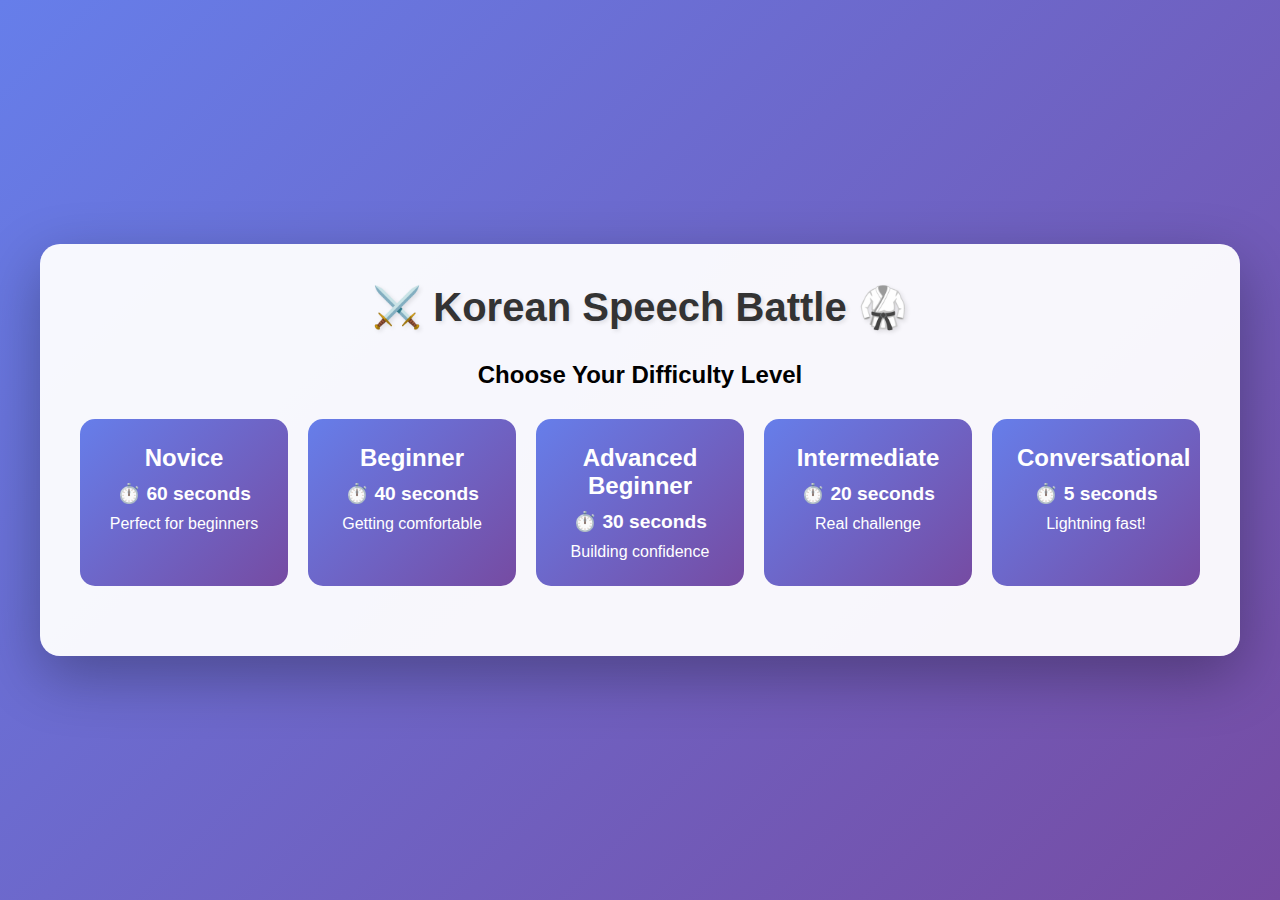
<file: index.html>
<!DOCTYPE html>
<html lang="en">
<head>
    <meta charset="UTF-8">
    <meta name="viewport" content="width=device-width, initial-scale=1.0">
    <title>Korean Speech Battle Game</title>
    <style>
        * {
            margin: 0;
            padding: 0;
            box-sizing: border-box;
        }

        body {
            font-family: 'Segoe UI', Tahoma, Geneva, Verdana, sans-serif;
            background: linear-gradient(135deg, #667eea 0%, #764ba2 100%);
            min-height: 100vh;
            display: flex;
            justify-content: center;
            align-items: center;
            padding: 20px;
        }

        .game-container {
            background: rgba(255, 255, 255, 0.95);
            border-radius: 20px;
            padding: 40px;
            max-width: 1200px;
            width: 100%;
            box-shadow: 0 20px 60px rgba(0, 0, 0, 0.3);
        }

        h1 {
            text-align: center;
            color: #333;
            margin-bottom: 30px;
            font-size: 2.5em;
            text-shadow: 2px 2px 4px rgba(0, 0, 0, 0.1);
        }

        .screen {
            display: none;
            animation: fadeIn 0.5s ease-in;
        }

        .screen.active {
            display: block;
        }

        @keyframes fadeIn {
            from { opacity: 0; transform: translateY(20px); }
            to { opacity: 1; transform: translateY(0); }
        }

        /* Main Menu Styles */
        .level-selection {
            display: grid;
            grid-template-columns: repeat(auto-fit, minmax(200px, 1fr));
            gap: 20px;
            margin: 30px 0;
        }

        .level-card {
            background: linear-gradient(135deg, #667eea 0%, #764ba2 100%);
            color: white;
            padding: 25px;
            border-radius: 15px;
            cursor: pointer;
            transition: all 0.3s ease;
            text-align: center;
            position: relative;
            overflow: hidden;
        }

        .level-card::before {
            content: '';
            position: absolute;
            top: 0;
            left: 0;
            width: 100%;
            height: 100%;
            background: rgba(255, 255, 255, 0.1);
            transform: translateX(-100%);
            transition: transform 0.3s ease;
        }

        .level-card:hover::before {
            transform: translateX(0);
        }

        .level-card:hover {
            transform: translateY(-5px);
            box-shadow: 0 10px 30px rgba(0, 0, 0, 0.3);
        }

        .level-card h3 {
            font-size: 1.5em;
            margin-bottom: 10px;
        }

        .level-card .time-limit {
            font-size: 1.2em;
            margin: 10px 0;
            font-weight: bold;
        }

        /* Dojo Practice Styles */
        .phrase-list {
            margin: 30px 0;
        }

        .phrase-card {
            background: #f8f9fa;
            border-left: 5px solid #667eea;
            padding: 20px;
            margin: 15px 0;
            border-radius: 10px;
            transition: all 0.3s ease;
        }

        .phrase-card:hover {
            transform: translateX(10px);
            box-shadow: 0 5px 15px rgba(0, 0, 0, 0.1);
        }

        .korean-text {
            font-size: 2em;
            color: #333;
            margin-bottom: 10px;
            font-weight: bold;
        }

        .romanization {
            font-size: 1.2em;
            color: #666;
            font-style: italic;
            margin: 5px 0;
        }

        .english-translation {
            font-size: 1.1em;
            color: #555;
            margin: 5px 0;
        }

        .keywords {
            color: #999;
            font-size: 0.9em;
            margin-top: 10px;
        }

        /* Battle Screen Styles */
        .battle-arena {
            display: grid;
            grid-template-columns: 1fr 2fr 1fr;
            gap: 30px;
            margin: 30px 0;
            align-items: center;
        }

        .character {
            text-align: center;
            padding: 20px;
            background: #f8f9fa;
            border-radius: 15px;
            position: relative;
        }

        .character.player {
            background: linear-gradient(135deg, #4CAF50 0%, #45a049 100%);
            color: white;
        }

        .character.enemy {
            background: linear-gradient(135deg, #f44336 0%, #da190b 100%);
            color: white;
        }

        .character-sprite {
            width: 100px;
            height: 100px;
            margin: 0 auto 10px;
            background-size: contain;
            background-repeat: no-repeat;
            background-position: center;
            animation: idle 1s infinite alternate;
        }

        @keyframes idle {
            from { transform: translateY(0); }
            to { transform: translateY(-5px); }
        }

        .target-phrase {
            text-align: center;
            padding: 30px;
            background: white;
            border-radius: 15px;
            box-shadow: 0 10px 30px rgba(0, 0, 0, 0.1);
        }

        .timer-bar {
            width: 100%;
            height: 30px;
            background: #e0e0e0;
            border-radius: 15px;
            overflow: hidden;
            margin: 20px 0;
            position: relative;
        }

        .timer-fill {
            height: 100%;
            background: linear-gradient(90deg, #4CAF50, #FFC107, #f44336);
            transition: width 1s linear;
            border-radius: 15px;
        }

        /* Speech Recognition Styles */
        .speech-controls {
            text-align: center;
            margin: 30px 0;
            padding: 30px;
            background: #f8f9fa;
            border-radius: 15px;
        }

        .speech-button {
            background: linear-gradient(135deg, #f44336 0%, #da190b 100%);
            color: white;
            border: none;
            padding: 20px 40px;
            font-size: 1.2em;
            border-radius: 50px;
            cursor: pointer;
            transition: all 0.3s ease;
            position: relative;
            overflow: hidden;
        }

        .speech-button::before {
            content: '';
            position: absolute;
            top: 50%;
            left: 50%;
            width: 0;
            height: 0;
            border-radius: 50%;
            background: rgba(255, 255, 255, 0.3);
            transform: translate(-50%, -50%);
            transition: width 0.6s, height 0.6s;
        }

        .speech-button:hover::before {
            width: 300px;
            height: 300px;
        }

        .speech-button:hover {
            transform: translateY(-3px);
            box-shadow: 0 10px 30px rgba(0, 0, 0, 0.3);
        }

        .speech-button:disabled {
            background: #ccc;
            cursor: not-allowed;
        }

        .speech-button.listening {
            background: linear-gradient(135deg, #FFC107 0%, #FF9800 100%);
            animation: pulse 1s infinite;
        }

        @keyframes pulse {
            0% { box-shadow: 0 0 0 0 rgba(255, 193, 7, 0.7); }
            70% { box-shadow: 0 0 0 20px rgba(255, 193, 7, 0); }
            100% { box-shadow: 0 0 0 0 rgba(255, 193, 7, 0); }
        }

        .speech-result {
            margin: 20px 0;
            padding: 15px;
            background: white;
            border-radius: 10px;
            border: 2px solid #e0e0e0;
            min-height: 60px;
            display: flex;
            align-items: center;
            justify-content: center;
            font-size: 1.1em;
        }

        .confidence-meter {
            margin: 10px 0;
            font-size: 0.9em;
            color: #666;
        }

        /* Progress Bar */
        .progress-container {
            margin: 20px 0;
        }

        .progress-bar {
            width: 100%;
            height: 40px;
            background: #e0e0e0;
            border-radius: 20px;
            overflow: hidden;
            position: relative;
        }

        .progress-fill {
            height: 100%;
            background: linear-gradient(90deg, #667eea, #764ba2);
            transition: width 0.5s ease;
            display: flex;
            align-items: center;
            justify-content: center;
            color: white;
            font-weight: bold;
        }

        /* Results Screen */
        .results-stats {
            display: grid;
            grid-template-columns: repeat(auto-fit, minmax(200px, 1fr));
            gap: 20px;
            margin: 30px 0;
        }

        .stat-card {
            background: white;
            padding: 25px;
            border-radius: 15px;
            text-align: center;
            box-shadow: 0 5px 15px rgba(0, 0, 0, 0.1);
        }

        .stat-value {
            font-size: 2.5em;
            font-weight: bold;
            color: #667eea;
            margin-bottom: 10px;
        }

        .stat-label {
            color: #666;
            font-size: 1.1em;
        }

        /* Buttons */
        .button {
            background: linear-gradient(135deg, #667eea 0%, #764ba2 100%);
            color: white;
            border: none;
            padding: 15px 30px;
            font-size: 1.1em;
            border-radius: 10px;
            cursor: pointer;
            transition: all 0.3s ease;
            margin: 10px;
        }

        .button:hover {
            transform: translateY(-3px);
            box-shadow: 0 10px 30px rgba(0, 0, 0, 0.2);
        }

        .button.secondary {
            background: #6c757d;
        }

        .button.success {
            background: linear-gradient(135deg, #4CAF50 0%, #45a049 100%);
        }

        .button-group {
            display: flex;
            justify-content: center;
            flex-wrap: wrap;
            margin: 30px 0;
        }

        /* Victory/Defeat Animations */
        .victory-message {
            font-size: 3em;
            color: #4CAF50;
            text-align: center;
            animation: bounce 1s infinite;
        }

        .defeat-message {
            font-size: 3em;
            color: #f44336;
            text-align: center;
            animation: shake 0.5s;
        }

        @keyframes bounce {
            0%, 100% { transform: translateY(0); }
            50% { transform: translateY(-20px); }
        }

        @keyframes shake {
            0%, 100% { transform: translateX(0); }
            25% { transform: translateX(-10px); }
            75% { transform: translateX(10px); }
        }

        /* Responsive Design */
        @media (max-width: 768px) {
            .battle-arena {
                grid-template-columns: 1fr;
            }
            
            .level-selection {
                grid-template-columns: 1fr;
            }
            
            h1 {
                font-size: 1.8em;
            }
            
            .korean-text {
                font-size: 1.5em;
            }
        }
    </style>
</head>
<body>
    <div class="game-container">
        <h1>⚔️ Korean Speech Battle 🥋</h1>
        
        <!-- Main Menu Screen -->
        <div id="mainMenu" class="screen active">
            <h2 style="text-align: center; margin-bottom: 20px;">Choose Your Difficulty Level</h2>
            <div class="level-selection">
                <div class="level-card" onclick="selectLevel('Novice', 60)">
                    <h3>Novice</h3>
                    <div class="time-limit">⏱️ 60 seconds</div>
                    <p>Perfect for beginners</p>
                </div>
                <div class="level-card" onclick="selectLevel('Beginner', 40)">
                    <h3>Beginner</h3>
                    <div class="time-limit">⏱️ 40 seconds</div>
                    <p>Getting comfortable</p>
                </div>
                <div class="level-card" onclick="selectLevel('Advanced Beginner', 30)">
                    <h3>Advanced Beginner</h3>
                    <div class="time-limit">⏱️ 30 seconds</div>
                    <p>Building confidence</p>
                </div>
                <div class="level-card" onclick="selectLevel('Intermediate', 20)">
                    <h3>Intermediate</h3>
                    <div class="time-limit">⏱️ 20 seconds</div>
                    <p>Real challenge</p>
                </div>
                <div class="level-card" onclick="selectLevel('Conversational', 5)">
                    <h3>Conversational</h3>
                    <div class="time-limit">⏱️ 5 seconds</div>
                    <p>Lightning fast!</p>
                </div>
            </div>
        </div>

        <!-- Dojo Practice Screen -->
        <div id="dojoScreen" class="screen">
            <h2 style="text-align: center; margin-bottom: 20px;">🥋 Dojo Practice - <span id="dojoLevel"></span></h2>
            <p style="text-align: center; color: #666; margin-bottom: 30px;">
                Study these phrases before battle! Time limit: <span id="dojoTimeLimit"></span> seconds per phrase
            </p>
            
            <div class="phrase-list" id="phraseList">
                <!-- Phrases will be loaded here -->
            </div>
            
            <div class="button-group">
                <button class="button secondary" onclick="backToMenu()">← Back to Menu</button>
                <button class="button success" onclick="startBattle()">⚔️ Ready for Battle!</button>
            </div>
        </div>

        <!-- Battle Screen -->
        <div id="battleScreen" class="screen">
            <h2 style="text-align: center; margin-bottom: 20px;">⚔️ BATTLE MODE - <span id="battleLevel"></span></h2>
            
            <div class="progress-container">
                <div class="progress-bar">
                    <div class="progress-fill" id="progressFill" style="width: 0%">
                        <span id="progressText">0/10</span>
                    </div>
                </div>
            </div>

            <div class="battle-arena">
                <div class="character player">
                    <div class="character-sprite" style="background-image: url('data:image/svg+xml,<svg xmlns="http://www.w3.org/2000/svg" viewBox="0 0 100 100"><circle cx="50" cy="30" r="20" fill="%234CAF50"/><rect x="35" y="45" width="30" height="40" fill="%234CAF50"/></svg>')"></div>
                    <h3>🥷 You</h3>
                    <p>Speak quickly!</p>
                </div>

                <div class="target-phrase">
                    <h3>🎯 Say this phrase:</h3>
                    <div class="korean-text" id="targetKorean">Loading...</div>
                    <div class="romanization" id="targetRomanization"></div>
                    <div class="english-translation" id="targetEnglish"></div>
                    
                    <div class="timer-bar">
                        <div class="timer-fill" id="timerFill" style="width: 100%"></div>
                    </div>
                </div>

                <div class="character enemy">
                    <div class="character-sprite" style="background-image: url('data:image/svg+xml,<svg xmlns="http://www.w3.org/2000/svg" viewBox="0 0 100 100"><circle cx="50" cy="30" r="20" fill="%23f44336"/><rect x="35" y="45" width="30" height="40" fill="%23f44336"/></svg>')"></div>
                    <h3>⚔️ Enemy</h3>
                    <p id="enemyTimer">Ready!</p>
                </div>
            </div>

            <div class="speech-controls">
                <button class="speech-button" id="speechButton" onclick="startSpeechRecognition()">
                    🎤 Click to Speak Korean
                </button>
                <div class="speech-result" id="speechResult">
                    Ready to listen...
                </div>
                <div class="confidence-meter" id="confidenceMeter"></div>
                
                <div class="button-group">
                    <button class="button success" onclick="markCorrect()">✅ I said it correctly!</button>
                    <button class="button secondary" onclick="skipPhrase()">⏭️ Skip this phrase</button>
                    <button class="button" onclick="exitBattle()">🏃 Exit Battle</button>
                </div>
            </div>
        </div>

        <!-- Results Screen -->
        <div id="resultsScreen" class="screen">
            <div id="resultMessage"></div>
            
            <div class="results-stats">
                <div class="stat-card">
                    <div class="stat-value" id="totalAttempts">0</div>
                    <div class="stat-label">Phrases Attempted</div>
                </div>
                <div class="stat-card">
                    <div class="stat-value" id="correctCount">0</div>
                    <div class="stat-label">Correct Pronunciations</div>
                </div>
                <div class="stat-card">
                    <div class="stat-value" id="accuracy">0%</div>
                    <div class="stat-label">Accuracy</div>
                </div>
            </div>
            
            <div id="recommendations" style="text-align: center; margin: 30px 0;">
                <!-- Recommendations will be added here -->
            </div>
            
            <div class="button-group">
                <button class="button" onclick="backToDojo()">🥋 Back to Dojo</button>
                <button class="button success" onclick="playAgain()">⚔️ Battle Again</button>
                <button class="button secondary" onclick="backToMenu()">🏠 Main Menu</button>
            </div>
        </div>
    </div>

    <script>
        // Game State
        let gameState = {
            currentScreen: 'mainMenu',
            selectedLevel: null,
            timeLimit: 60,
            phrases: [],
            currentPhraseIndex: 0,
            phrasesCompleted: 0,
            phrasesCorrect: 0,
            battleTimer: null,
            recognition: null
        };

        // Phrase Database
        const phraseDatabase = {
            'Novice': [
                { korean: '안녕하세요', romanization: 'annyeong-haseyo', english: 'Hello (formal)', keywords: 'greeting, formal' },
                { korean: '감사합니다', romanization: 'gamsahamnida', english: 'Thank you', keywords: 'thanks, gratitude' },
                { korean: '죄송합니다', romanization: 'joesonghamnida', english: 'I\'m sorry', keywords: 'apology, formal' },
                { korean: '네', romanization: 'ne', english: 'Yes', keywords: 'yes, agreement' },
                { korean: '아니요', romanization: 'aniyo', english: 'No', keywords: 'no, disagreement' },
                { korean: '안녕히 가세요', romanization: 'annyeonghi gaseyo', english: 'Goodbye (to person leaving)', keywords: 'farewell' },
                { korean: '안녕히 계세요', romanization: 'annyeonghi gyeseyo', english: 'Goodbye (to person staying)', keywords: 'farewell' },
                { korean: '잘 먹겠습니다', romanization: 'jal meokgesseumnida', english: 'I will eat well', keywords: 'before meal' },
                { korean: '잘 먹었습니다', romanization: 'jal meogeosseumnida', english: 'I ate well', keywords: 'after meal' },
                { korean: '맛있어요', romanization: 'masisseoyo', english: 'It\'s delicious', keywords: 'food, taste' }
            ],
            'Beginner': [
                { korean: '이름이 뭐예요?', romanization: 'ireumi mwoyeyo?', english: 'What is your name?', keywords: 'question, name' },
                { korean: '어디에서 왔어요?', romanization: 'eodieseo wasseoyo?', english: 'Where are you from?', keywords: 'origin, question' },
                { korean: '몇 살이에요?', romanization: 'myeot sarieyo?', english: 'How old are you?', keywords: 'age, question' },
                { korean: '한국어를 공부해요', romanization: 'hangugeoreul gongbuhaeyo', english: 'I study Korean', keywords: 'study, language' },
                { korean: '이거 얼마예요?', romanization: 'igeo eolmayeyo?', english: 'How much is this?', keywords: 'price, shopping' },
                { korean: '도와주세요', romanization: 'dowajuseyo', english: 'Please help me', keywords: 'help, request' },
                { korean: '이해 못 해요', romanization: 'ihae mot haeyo', english: 'I don\'t understand', keywords: 'confusion' },
                { korean: '천천히 말해 주세요', romanization: 'cheoncheonhi malhae juseyo', english: 'Please speak slowly', keywords: 'request, speed' },
                { korean: '다시 한 번 말해 주세요', romanization: 'dasi han beon malhae juseyo', english: 'Please say it again', keywords: 'repeat' },
                { korean: '한국 음식을 좋아해요', romanization: 'hanguk eumsigeul joahaeyo', english: 'I like Korean food', keywords: 'food, preference' }
            ],
            'Advanced Beginner': [
                { korean: '오늘 날씨가 어때요?', romanization: 'oneul nalssiga eottaeyo?', english: 'How\'s the weather today?', keywords: 'weather, today' },
                { korean: '주말에 뭐 해요?', romanization: 'jumare mwo haeyo?', english: 'What do you do on weekends?', keywords: 'weekend, activities' },
                { korean: '한국에 얼마나 있었어요?', romanization: 'hanguge eolmana isseosseoyo?', english: 'How long have you been in Korea?', keywords: 'duration, Korea' },
                { korean: '같이 밥 먹을래요?', romanization: 'gachi bap meogeullaeyo?', english: 'Do you want to eat together?', keywords: 'invitation, meal' },
                { korean: '시간이 있으면 만나요', romanization: 'sigani isseumyeon mannayo', english: 'Let\'s meet if you have time', keywords: 'meeting, conditional' },
                { korean: '버스 정류장이 어디예요?', romanization: 'beoseu jeongnyujangi eodiyeyo?', english: 'Where is the bus stop?', keywords: 'location, transport' },
                { korean: '비가 올 것 같아요', romanization: 'biga ol geot gatayo', english: 'It looks like it will rain', keywords: 'weather, prediction' },
                { korean: '어제는 바빴어요', romanization: 'eojeneun bappasseoyo', english: 'I was busy yesterday', keywords: 'past, busy' },
                { korean: '내일 시간 괜찮아요?', romanization: 'naeil sigan gwaenchanayo?', english: 'Are you free tomorrow?', keywords: 'tomorrow, availability' },
                { korean: '한국 드라마를 자주 봐요', romanization: 'hanguk deuramareul jaju bwayo', english: 'I often watch Korean dramas', keywords: 'drama, frequency' }
            ],
            'Intermediate': [
                { korean: '한국 문화에 관심이 많아요', romanization: 'hanguk munhwae gwansimi manayo', english: 'I\'m very interested in Korean culture', keywords: 'culture, interest' },
                { korean: '이 음식은 처음 먹어 봐요', romanization: 'i eumsigeun cheoeum meogeo bwayo', english: 'This is my first time trying this food', keywords: 'first time, food' },
                { korean: '한국어로 말하는 게 어려워요', romanization: 'hangugeoro malhaneun ge eoryeowoyo', english: 'Speaking in Korean is difficult', keywords: 'difficulty, language' },
                { korean: '운동을 하면 건강해져요', romanization: 'undongeul hamyeon geonganghajyeoyo', english: 'If you exercise, you become healthy', keywords: 'exercise, health' },
                { korean: '책을 읽는 것을 좋아해요', romanization: 'chaegeul ingneun geoseul joahaeyo', english: 'I like reading books', keywords: 'reading, hobby' },
                { korean: '여행을 가고 싶은데 시간이 없어요', romanization: 'yeohaengeul gago sipeunde sigani eopseoyo', english: 'I want to travel but I don\'t have time', keywords: 'travel, time' },
                { korean: '한국어를 배운 지 1년 됐어요', romanization: 'hangugeoreul baeun ji ilnyeon dwaesseoyo', english: 'It\'s been a year since I started learning Korean', keywords: 'duration, learning' },
                { korean: '매운 음식을 잘 못 먹어요', romanization: 'maeun eumsigeul jal mot meogeoyo', english: 'I can\'t eat spicy food well', keywords: 'spicy, ability' },
                { korean: '친구를 만나러 카페에 갈 거예요', romanization: 'chingureul mannareo kapee gal geoyeyo', english: 'I\'m going to a cafe to meet a friend', keywords: 'future, meeting' },
                { korean: '한국에서 일하고 싶어요', romanization: 'hangugeseo ilhago sipeoyo', english: 'I want to work in Korea', keywords: 'work, desire' }
            ],
            'Conversational': [
                { korean: '요즘 일이 많아서 피곤해요', romanization: 'yojeum iri manaseo pigonhaeyo', english: 'I\'m tired because I have a lot of work lately', keywords: 'tired, work' },
                { korean: '그 영화를 보고 나서 생각이 많아졌어요', romanization: 'geu yeonghwareul bogo naseo saenggagi manajyeosseoyo', english: 'I had a lot of thoughts after watching that movie', keywords: 'movie, thoughts' },
                { korean: '한국어 실력이 늘어서 기뻐요', romanization: 'hangugeo sillyeogi neureoseo gippeoyo', english: 'I\'m happy that my Korean skills have improved', keywords: 'improvement, happiness' },
                { korean: '시간이 있을 때마다 연습해요', romanization: 'sigani isseul ttaemada yeonseupaeyo', english: 'I practice whenever I have time', keywords: 'practice, frequency' },
                { korean: '이번 주말에 뭐 할 계획이에요?', romanization: 'ibeon jumare mwo hal gyehoegieyo?', english: 'What are your plans for this weekend?', keywords: 'weekend, plans' },
                { korean: '한국 생활에 적응했어요', romanization: 'hanguk saenghware jeogeunghaesseoyo', english: 'I\'ve adapted to life in Korea', keywords: 'adaptation, life' },
                { korean: '다음에 기회가 있으면 꼭 가 보세요', romanization: 'daeume gihoega isseumyeon kkok ga boseyo', english: 'If you have a chance next time, definitely go', keywords: 'recommendation, future' },
                { korean: '오랜만에 고향 음식이 먹고 싶어요', romanization: 'oraenmane gohyang eumsigi meokgo sipeoyo', english: 'I want to eat hometown food after a long time', keywords: 'nostalgia, food' },
                { korean: '한국어로 농담하는 게 아직 어려워요', romanization: 'hangugeoro nongdamhaneun ge ajik eoryeowoyo', english: 'Making jokes in Korean is still difficult', keywords: 'humor, difficulty' },
                { korean: '문화 차이를 이해하는 게 중요해요', romanization: 'munhwa chaireul ihaehaneun ge jungyohaeyo', english: 'Understanding cultural differences is important', keywords: 'culture, understanding' }
            ]
        };

        // Screen Management Functions
        function showScreen(screenId) {
            const screens = document.querySelectorAll('.screen');
            screens.forEach(screen => screen.classList.remove('active'));
            document.getElementById(screenId).classList.add('active');
            gameState.currentScreen = screenId;
        }

        // Level Selection
        function selectLevel(levelName, timeLimit) {
            gameState.selectedLevel = levelName;
            gameState.timeLimit = timeLimit;
            gameState.phrases = [...phraseDatabase[levelName]];
            
            // Show dojo screen
            document.getElementById('dojoLevel').textContent = levelName;
            document.getElementById('dojoTimeLimit').textContent = timeLimit;
            
            // Load phrases into dojo
            const phraseList = document.getElementById('phraseList');
            phraseList.innerHTML = '';
            
            gameState.phrases.forEach((phrase, index) => {
                const phraseCard = document.createElement('div');
                phraseCard.className = 'phrase-card';
                phraseCard.innerHTML = `
                    <div class="korean-text">Phrase ${index + 1}: ${phrase.korean}</div>
                    <div class="romanization">Say: ${phrase.romanization}</div>
                    <div class="english-translation">Means: ${phrase.english}</div>
                    <div class="keywords">Keywords: ${phrase.keywords}</div>
                `;
                phraseList.appendChild(phraseCard);
            });
            
            showScreen('dojoScreen');
        }

        // Battle Functions
        function startBattle() {
            gameState.currentPhraseIndex = 0;
            gameState.phrasesCompleted = 0;
            gameState.phrasesCorrect = 0;
            
            document.getElementById('battleLevel').textContent = gameState.selectedLevel;
            showScreen('battleScreen');
            loadNextPhrase();
        }

        function loadNextPhrase() {
            if (gameState.currentPhraseIndex >= 10 || gameState.currentPhraseIndex >= gameState.phrases.length) {
                endBattle();
                return;
            }
            
            const phrase = gameState.phrases[gameState.currentPhraseIndex];
            document.getElementById('targetKorean').textContent = phrase.korean;
            document.getElementById('targetRomanization').textContent = 'Say: ' + phrase.romanization;
            document.getElementById('targetEnglish').textContent = 'Means: ' + phrase.english;
            
            // Update progress
            const progress = (gameState.currentPhraseIndex / 10) * 100;
            document.getElementById('progressFill').style.width = progress + '%';
            document.getElementById('progressText').textContent = `${gameState.currentPhraseIndex}/10`;
            
            // Reset timer
            clearInterval(gameState.battleTimer);
            startTimer();
            
            // Reset speech result
            document.getElementById('speechResult').textContent = 'Ready to listen...';
            document.getElementById('confidenceMeter').textContent = '';
        }

        function startTimer() {
            let timeLeft = gameState.timeLimit;
            const timerFill = document.getElementById('timerFill');
            const enemyTimer = document.getElementById('enemyTimer');
            
            gameState.battleTimer = setInterval(() => {
                timeLeft--;
                const percentage = (timeLeft / gameState.timeLimit) * 100;
                timerFill.style.width = percentage + '%';
                enemyTimer.textContent = `${timeLeft}s left!`;
                
                if (timeLeft <= 0) {
                    clearInterval(gameState.battleTimer);
                    enemyTimer.textContent = 'Attack! ⚔️';
                    skipPhrase();
                }
            }, 1000);
        }

        // Speech Recognition
        function startSpeechRecognition() {
            const button = document.getElementById('speechButton');
            const result = document.getElementById('speechResult');
            const confidence = document.getElementById('confidenceMeter');
            
            if (!('webkitSpeechRecognition' in window) && !('SpeechRecognition' in window)) {
                result.textContent = '⚠️ Speech recognition not supported in this browser. Use Chrome, Edge, or Safari.';
                return;
            }
            
            const SpeechRecognition = window.SpeechRecognition || window.webkitSpeechRecognition;
            gameState.recognition = new SpeechRecognition();
            
            gameState.recognition.lang = 'ko-KR';
            gameState.recognition.continuous = false;
            gameState.recognition.interimResults = false;
            gameState.recognition.maxAlternatives = 1;
            
            gameState.recognition.onstart = function() {
                button.classList.add('listening');
                button.disabled = true;
                button.textContent = '🎤 Listening...';
                result.textContent = '🎤 Listening... Speak now!';
            };
            
            gameState.recognition.onresult = function(event) {
                const transcript = event.results[0][0].transcript;
                const confidenceScore = event.results[0][0].confidence;
                
                result.innerHTML = `You said: <strong>${transcript}</strong>`;
                confidence.textContent = `Confidence: ${(confidenceScore * 100).toFixed(1)}%`;
                
                // Check if correct
                const currentPhrase = gameState.phrases[gameState.currentPhraseIndex];
                const similarity = checkSimilarity(transcript, currentPhrase.korean, currentPhrase.romanization);
                
                if (similarity > 0.7 || confidenceScore > 0.8) {
                    result.innerHTML += ' <span style="color: #4CAF50;">✅ Great job!</span>';
                    setTimeout(() => markCorrect(), 1500);
                } else if (similarity > 0.5) {
                    result.innerHTML += ' <span style="color: #FFC107;">⚠️ Close! Try again or skip.</span>';
                } else {
                    result.innerHTML += ' <span style="color: #f44336;">❌ Keep practicing!</span>';
                }
            };
            
            gameState.recognition.onerror = function(event) {
                button.classList.remove('listening');
                button.disabled = false;
                button.textContent = '🎤 Try Again';
                
                if (event.error === 'not-allowed') {
                    result.textContent = '⚠️ Microphone access denied. Please allow microphone access.';
                } else if (event.error === 'no-speech') {
                    result.textContent = '⚠️ No speech detected. Try speaking louder.';
                } else {
                    result.textContent = `⚠️ Error: ${event.error}`;
                }
            };
            
            gameState.recognition.onend = function() {
                button.classList.remove('listening');
                button.disabled = false;
                button.textContent = '🎤 Click to Speak Korean';
            };
            
            gameState.recognition.start();
        }

        // Similarity Check
        function checkSimilarity(spoken, korean, romanization) {
            spoken = spoken.toLowerCase().trim();
            korean = korean.toLowerCase().trim();
            romanization = romanization.toLowerCase().trim();
            
            // Simple similarity check (in real app, use more sophisticated algorithm)
            if (spoken === korean || spoken === romanization) return 1;
            if (spoken.includes(korean) || korean.includes(spoken)) return 0.8;
            if (spoken.includes(romanization) || romanization.includes(spoken)) return 0.7;
            
            // Character-based similarity
            let matches = 0;
            const minLength = Math.min(spoken.length, korean.length);
            for (let i = 0; i < minLength; i++) {
                if (spoken[i] === korean[i]) matches++;
            }
            return matches / Math.max(spoken.length, korean.length);
        }

        // Battle Actions
        function markCorrect() {
            clearInterval(gameState.battleTimer);
            gameState.phrasesCorrect++;
            gameState.phrasesCompleted++;
            gameState.currentPhraseIndex++;
            loadNextPhrase();
        }

        function skipPhrase() {
            clearInterval(gameState.battleTimer);
            gameState.phrasesCompleted++;
            gameState.currentPhraseIndex++;
            loadNextPhrase();
        }

        function exitBattle() {
            clearInterval(gameState.battleTimer);
            backToMenu();
        }

        function endBattle() {
            clearInterval(gameState.battleTimer);
            
            // Calculate results
            const accuracy = gameState.phrasesCompleted > 0 
                ? ((gameState.phrasesCorrect / gameState.phrasesCompleted) * 100).toFixed(1)
                : 0;
            
            // Display results
            document.getElementById('totalAttempts').textContent = gameState.phrasesCompleted;
            document.getElementById('correctCount').textContent = gameState.phrasesCorrect;
            document.getElementById('accuracy').textContent = accuracy + '%';
            
            // Show result message
            const resultMessage = document.getElementById('resultMessage');
            const recommendations = document.getElementById('recommendations');
            
            if (accuracy >= 70) {
                resultMessage.innerHTML = '<div class="victory-message">🎉 VICTORY!</div>';
                resultMessage.innerHTML += '<p style="text-align: center; font-size: 1.2em;">You\'ve mastered this level!</p>';
                recommendations.innerHTML = '<p style="color: #4CAF50; font-size: 1.1em;">Amazing! You\'re ready for the next level!</p>';
            } else {
                resultMessage.innerHTML = '<div class="defeat-message">⚔️ DEFEATED!</div>';
                resultMessage.innerHTML += '<p style="text-align: center; font-size: 1.2em;">The enemy was too fast...</p>';
                
                if (accuracy >= 50) {
                    recommendations.innerHTML = '<p style="color: #FFC107; font-size: 1.1em;">Good effort! Practice more in the Dojo before battling again.</p>';
                } else {
                    recommendations.innerHTML = '<p style="color: #f44336; font-size: 1.1em;">Don\'t give up! Practice makes perfect. Try the Dojo mode first.</p>';
                }
            }
            
            showScreen('resultsScreen');
        }

        // Navigation Functions
        function backToMenu() {
            clearInterval(gameState.battleTimer);
            showScreen('mainMenu');
        }

        function backToDojo() {
            showScreen('dojoScreen');
        }

        function playAgain() {
            startBattle();
        }

        // Initialize
        document.addEventListener('DOMContentLoaded', function() {
            showScreen('mainMenu');
        });
    </script>
</body>
</html>
</file>
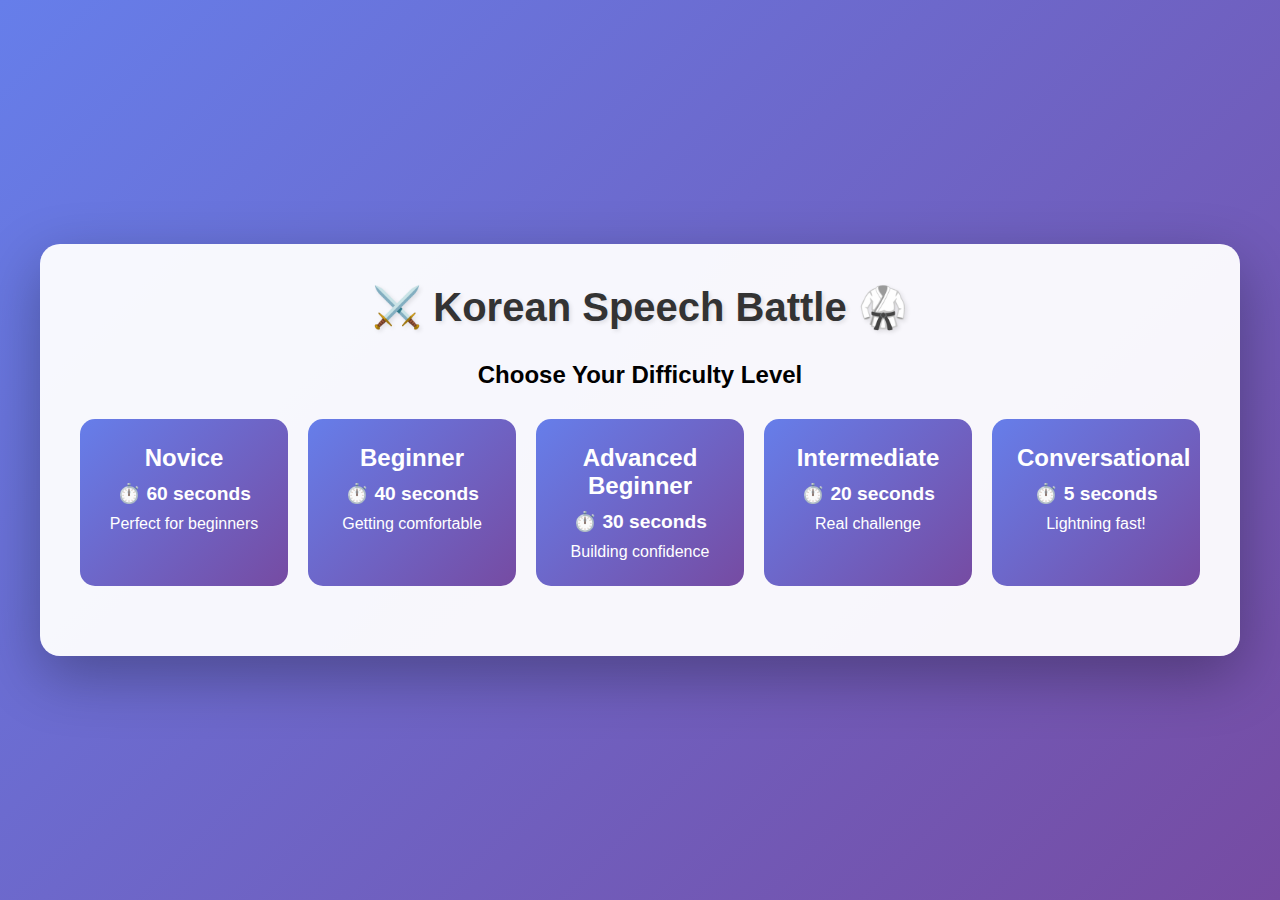
<file: korean-speech-game.html>
<!DOCTYPE html>
<html lang="en">
<head>
    <meta charset="UTF-8">
    <meta name="viewport" content="width=device-width, initial-scale=1.0">
    <title>Korean Speech Battle Game</title>
    <style>
        * {
            margin: 0;
            padding: 0;
            box-sizing: border-box;
        }

        body {
            font-family: 'Segoe UI', Tahoma, Geneva, Verdana, sans-serif;
            background: linear-gradient(135deg, #667eea 0%, #764ba2 100%);
            min-height: 100vh;
            display: flex;
            justify-content: center;
            align-items: center;
            padding: 20px;
        }

        .game-container {
            background: rgba(255, 255, 255, 0.95);
            border-radius: 20px;
            padding: 40px;
            max-width: 1200px;
            width: 100%;
            box-shadow: 0 20px 60px rgba(0, 0, 0, 0.3);
        }

        h1 {
            text-align: center;
            color: #333;
            margin-bottom: 30px;
            font-size: 2.5em;
            text-shadow: 2px 2px 4px rgba(0, 0, 0, 0.1);
        }

        .screen {
            display: none;
            animation: fadeIn 0.5s ease-in;
        }

        .screen.active {
            display: block;
        }

        @keyframes fadeIn {
            from { opacity: 0; transform: translateY(20px); }
            to { opacity: 1; transform: translateY(0); }
        }

        /* Main Menu Styles */
        .level-selection {
            display: grid;
            grid-template-columns: repeat(auto-fit, minmax(200px, 1fr));
            gap: 20px;
            margin: 30px 0;
        }

        .level-card {
            background: linear-gradient(135deg, #667eea 0%, #764ba2 100%);
            color: white;
            padding: 25px;
            border-radius: 15px;
            cursor: pointer;
            transition: all 0.3s ease;
            text-align: center;
            position: relative;
            overflow: hidden;
        }

        .level-card::before {
            content: '';
            position: absolute;
            top: 0;
            left: 0;
            width: 100%;
            height: 100%;
            background: rgba(255, 255, 255, 0.1);
            transform: translateX(-100%);
            transition: transform 0.3s ease;
        }

        .level-card:hover::before {
            transform: translateX(0);
        }

        .level-card:hover {
            transform: translateY(-5px);
            box-shadow: 0 10px 30px rgba(0, 0, 0, 0.3);
        }

        .level-card h3 {
            font-size: 1.5em;
            margin-bottom: 10px;
        }

        .level-card .time-limit {
            font-size: 1.2em;
            margin: 10px 0;
            font-weight: bold;
        }

        /* Dojo Practice Styles */
        .phrase-list {
            margin: 30px 0;
        }

        .phrase-card {
            background: #f8f9fa;
            border-left: 5px solid #667eea;
            padding: 20px;
            margin: 15px 0;
            border-radius: 10px;
            transition: all 0.3s ease;
        }

        .phrase-card:hover {
            transform: translateX(10px);
            box-shadow: 0 5px 15px rgba(0, 0, 0, 0.1);
        }

        .korean-text {
            font-size: 2em;
            color: #333;
            margin-bottom: 10px;
            font-weight: bold;
        }

        .romanization {
            font-size: 1.2em;
            color: #666;
            font-style: italic;
            margin: 5px 0;
        }

        .english-translation {
            font-size: 1.1em;
            color: #555;
            margin: 5px 0;
        }

        .keywords {
            color: #999;
            font-size: 0.9em;
            margin-top: 10px;
        }

        /* Battle Screen Styles */
        .battle-arena {
            display: grid;
            grid-template-columns: 1fr 2fr 1fr;
            gap: 30px;
            margin: 30px 0;
            align-items: center;
        }

        .character {
            text-align: center;
            padding: 20px;
            background: #f8f9fa;
            border-radius: 15px;
            position: relative;
        }

        .character.player {
            background: linear-gradient(135deg, #4CAF50 0%, #45a049 100%);
            color: white;
        }

        .character.enemy {
            background: linear-gradient(135deg, #f44336 0%, #da190b 100%);
            color: white;
        }

        .character-sprite {
            width: 100px;
            height: 100px;
            margin: 0 auto 10px;
            background-size: contain;
            background-repeat: no-repeat;
            background-position: center;
            animation: idle 1s infinite alternate;
        }

        @keyframes idle {
            from { transform: translateY(0); }
            to { transform: translateY(-5px); }
        }

        .target-phrase {
            text-align: center;
            padding: 30px;
            background: white;
            border-radius: 15px;
            box-shadow: 0 10px 30px rgba(0, 0, 0, 0.1);
        }

        .timer-bar {
            width: 100%;
            height: 30px;
            background: #e0e0e0;
            border-radius: 15px;
            overflow: hidden;
            margin: 20px 0;
            position: relative;
        }

        .timer-fill {
            height: 100%;
            background: linear-gradient(90deg, #4CAF50, #FFC107, #f44336);
            transition: width 1s linear;
            border-radius: 15px;
        }

        /* Speech Recognition Styles */
        .speech-controls {
            text-align: center;
            margin: 30px 0;
            padding: 30px;
            background: #f8f9fa;
            border-radius: 15px;
        }

        .speech-button {
            background: linear-gradient(135deg, #f44336 0%, #da190b 100%);
            color: white;
            border: none;
            padding: 20px 40px;
            font-size: 1.2em;
            border-radius: 50px;
            cursor: pointer;
            transition: all 0.3s ease;
            position: relative;
            overflow: hidden;
        }

        .speech-button::before {
            content: '';
            position: absolute;
            top: 50%;
            left: 50%;
            width: 0;
            height: 0;
            border-radius: 50%;
            background: rgba(255, 255, 255, 0.3);
            transform: translate(-50%, -50%);
            transition: width 0.6s, height 0.6s;
        }

        .speech-button:hover::before {
            width: 300px;
            height: 300px;
        }

        .speech-button:hover {
            transform: translateY(-3px);
            box-shadow: 0 10px 30px rgba(0, 0, 0, 0.3);
        }

        .speech-button:disabled {
            background: #ccc;
            cursor: not-allowed;
        }

        .speech-button.listening {
            background: linear-gradient(135deg, #FFC107 0%, #FF9800 100%);
            animation: pulse 1s infinite;
        }

        @keyframes pulse {
            0% { box-shadow: 0 0 0 0 rgba(255, 193, 7, 0.7); }
            70% { box-shadow: 0 0 0 20px rgba(255, 193, 7, 0); }
            100% { box-shadow: 0 0 0 0 rgba(255, 193, 7, 0); }
        }

        .speech-result {
            margin: 20px 0;
            padding: 15px;
            background: white;
            border-radius: 10px;
            border: 2px solid #e0e0e0;
            min-height: 60px;
            display: flex;
            align-items: center;
            justify-content: center;
            font-size: 1.1em;
        }

        .confidence-meter {
            margin: 10px 0;
            font-size: 0.9em;
            color: #666;
        }

        /* Progress Bar */
        .progress-container {
            margin: 20px 0;
        }

        .progress-bar {
            width: 100%;
            height: 40px;
            background: #e0e0e0;
            border-radius: 20px;
            overflow: hidden;
            position: relative;
        }

        .progress-fill {
            height: 100%;
            background: linear-gradient(90deg, #667eea, #764ba2);
            transition: width 0.5s ease;
            display: flex;
            align-items: center;
            justify-content: center;
            color: white;
            font-weight: bold;
        }

        /* Results Screen */
        .results-stats {
            display: grid;
            grid-template-columns: repeat(auto-fit, minmax(200px, 1fr));
            gap: 20px;
            margin: 30px 0;
        }

        .stat-card {
            background: white;
            padding: 25px;
            border-radius: 15px;
            text-align: center;
            box-shadow: 0 5px 15px rgba(0, 0, 0, 0.1);
        }

        .stat-value {
            font-size: 2.5em;
            font-weight: bold;
            color: #667eea;
            margin-bottom: 10px;
        }

        .stat-label {
            color: #666;
            font-size: 1.1em;
        }

        /* Buttons */
        .button {
            background: linear-gradient(135deg, #667eea 0%, #764ba2 100%);
            color: white;
            border: none;
            padding: 15px 30px;
            font-size: 1.1em;
            border-radius: 10px;
            cursor: pointer;
            transition: all 0.3s ease;
            margin: 10px;
        }

        .button:hover {
            transform: translateY(-3px);
            box-shadow: 0 10px 30px rgba(0, 0, 0, 0.2);
        }

        .button.secondary {
            background: #6c757d;
        }

        .button.success {
            background: linear-gradient(135deg, #4CAF50 0%, #45a049 100%);
        }

        .button-group {
            display: flex;
            justify-content: center;
            flex-wrap: wrap;
            margin: 30px 0;
        }

        /* Victory/Defeat Animations */
        .victory-message {
            font-size: 3em;
            color: #4CAF50;
            text-align: center;
            animation: bounce 1s infinite;
        }

        .defeat-message {
            font-size: 3em;
            color: #f44336;
            text-align: center;
            animation: shake 0.5s;
        }

        @keyframes bounce {
            0%, 100% { transform: translateY(0); }
            50% { transform: translateY(-20px); }
        }

        @keyframes shake {
            0%, 100% { transform: translateX(0); }
            25% { transform: translateX(-10px); }
            75% { transform: translateX(10px); }
        }

        /* Responsive Design */
        @media (max-width: 768px) {
            .battle-arena {
                grid-template-columns: 1fr;
            }
            
            .level-selection {
                grid-template-columns: 1fr;
            }
            
            h1 {
                font-size: 1.8em;
            }
            
            .korean-text {
                font-size: 1.5em;
            }
        }
    </style>
</head>
<body>
    <div class="game-container">
        <h1>⚔️ Korean Speech Battle 🥋</h1>
        
        <!-- Main Menu Screen -->
        <div id="mainMenu" class="screen active">
            <h2 style="text-align: center; margin-bottom: 20px;">Choose Your Difficulty Level</h2>
            <div class="level-selection">
                <div class="level-card" onclick="selectLevel('Novice', 60)">
                    <h3>Novice</h3>
                    <div class="time-limit">⏱️ 60 seconds</div>
                    <p>Perfect for beginners</p>
                </div>
                <div class="level-card" onclick="selectLevel('Beginner', 40)">
                    <h3>Beginner</h3>
                    <div class="time-limit">⏱️ 40 seconds</div>
                    <p>Getting comfortable</p>
                </div>
                <div class="level-card" onclick="selectLevel('Advanced Beginner', 30)">
                    <h3>Advanced Beginner</h3>
                    <div class="time-limit">⏱️ 30 seconds</div>
                    <p>Building confidence</p>
                </div>
                <div class="level-card" onclick="selectLevel('Intermediate', 20)">
                    <h3>Intermediate</h3>
                    <div class="time-limit">⏱️ 20 seconds</div>
                    <p>Real challenge</p>
                </div>
                <div class="level-card" onclick="selectLevel('Conversational', 5)">
                    <h3>Conversational</h3>
                    <div class="time-limit">⏱️ 5 seconds</div>
                    <p>Lightning fast!</p>
                </div>
            </div>
        </div>

        <!-- Dojo Practice Screen -->
        <div id="dojoScreen" class="screen">
            <h2 style="text-align: center; margin-bottom: 20px;">🥋 Dojo Practice - <span id="dojoLevel"></span></h2>
            <p style="text-align: center; color: #666; margin-bottom: 30px;">
                Study these phrases before battle! Time limit: <span id="dojoTimeLimit"></span> seconds per phrase
            </p>
            
            <div class="phrase-list" id="phraseList">
                <!-- Phrases will be loaded here -->
            </div>
            
            <div class="button-group">
                <button class="button secondary" onclick="backToMenu()">← Back to Menu</button>
                <button class="button success" onclick="startBattle()">⚔️ Ready for Battle!</button>
            </div>
        </div>

        <!-- Battle Screen -->
        <div id="battleScreen" class="screen">
            <h2 style="text-align: center; margin-bottom: 20px;">⚔️ BATTLE MODE - <span id="battleLevel"></span></h2>
            
            <div class="progress-container">
                <div class="progress-bar">
                    <div class="progress-fill" id="progressFill" style="width: 0%">
                        <span id="progressText">0/10</span>
                    </div>
                </div>
            </div>

            <div class="battle-arena">
                <div class="character player">
                    <div class="character-sprite" style="background-image: url('data:image/svg+xml,<svg xmlns="http://www.w3.org/2000/svg" viewBox="0 0 100 100"><circle cx="50" cy="30" r="20" fill="%234CAF50"/><rect x="35" y="45" width="30" height="40" fill="%234CAF50"/></svg>')"></div>
                    <h3>🥷 You</h3>
                    <p>Speak quickly!</p>
                </div>

                <div class="target-phrase">
                    <h3>🎯 Say this phrase:</h3>
                    <div class="korean-text" id="targetKorean">Loading...</div>
                    <div class="romanization" id="targetRomanization"></div>
                    <div class="english-translation" id="targetEnglish"></div>
                    
                    <div class="timer-bar">
                        <div class="timer-fill" id="timerFill" style="width: 100%"></div>
                    </div>
                </div>

                <div class="character enemy">
                    <div class="character-sprite" style="background-image: url('data:image/svg+xml,<svg xmlns="http://www.w3.org/2000/svg" viewBox="0 0 100 100"><circle cx="50" cy="30" r="20" fill="%23f44336"/><rect x="35" y="45" width="30" height="40" fill="%23f44336"/></svg>')"></div>
                    <h3>⚔️ Enemy</h3>
                    <p id="enemyTimer">Ready!</p>
                </div>
            </div>

            <div class="speech-controls">
                <button class="speech-button" id="speechButton" onclick="startSpeechRecognition()">
                    🎤 Click to Speak Korean
                </button>
                <div class="speech-result" id="speechResult">
                    Ready to listen...
                </div>
                <div class="confidence-meter" id="confidenceMeter"></div>
                
                <div class="button-group">
                    <button class="button success" onclick="markCorrect()">✅ I said it correctly!</button>
                    <button class="button secondary" onclick="skipPhrase()">⏭️ Skip this phrase</button>
                    <button class="button" onclick="exitBattle()">🏃 Exit Battle</button>
                </div>
            </div>
        </div>

        <!-- Results Screen -->
        <div id="resultsScreen" class="screen">
            <div id="resultMessage"></div>
            
            <div class="results-stats">
                <div class="stat-card">
                    <div class="stat-value" id="totalAttempts">0</div>
                    <div class="stat-label">Phrases Attempted</div>
                </div>
                <div class="stat-card">
                    <div class="stat-value" id="correctCount">0</div>
                    <div class="stat-label">Correct Pronunciations</div>
                </div>
                <div class="stat-card">
                    <div class="stat-value" id="accuracy">0%</div>
                    <div class="stat-label">Accuracy</div>
                </div>
            </div>
            
            <div id="recommendations" style="text-align: center; margin: 30px 0;">
                <!-- Recommendations will be added here -->
            </div>
            
            <div class="button-group">
                <button class="button" onclick="backToDojo()">🥋 Back to Dojo</button>
                <button class="button success" onclick="playAgain()">⚔️ Battle Again</button>
                <button class="button secondary" onclick="backToMenu()">🏠 Main Menu</button>
            </div>
        </div>
    </div>

    <script>
        // Game State
        let gameState = {
            currentScreen: 'mainMenu',
            selectedLevel: null,
            timeLimit: 60,
            phrases: [],
            currentPhraseIndex: 0,
            phrasesCompleted: 0,
            phrasesCorrect: 0,
            battleTimer: null,
            recognition: null
        };

        // Phrase Database
        const phraseDatabase = {
            'Novice': [
                { korean: '안녕하세요', romanization: 'annyeong-haseyo', english: 'Hello (formal)', keywords: 'greeting, formal' },
                { korean: '감사합니다', romanization: 'gamsahamnida', english: 'Thank you', keywords: 'thanks, gratitude' },
                { korean: '죄송합니다', romanization: 'joesonghamnida', english: 'I\'m sorry', keywords: 'apology, formal' },
                { korean: '네', romanization: 'ne', english: 'Yes', keywords: 'yes, agreement' },
                { korean: '아니요', romanization: 'aniyo', english: 'No', keywords: 'no, disagreement' },
                { korean: '안녕히 가세요', romanization: 'annyeonghi gaseyo', english: 'Goodbye (to person leaving)', keywords: 'farewell' },
                { korean: '안녕히 계세요', romanization: 'annyeonghi gyeseyo', english: 'Goodbye (to person staying)', keywords: 'farewell' },
                { korean: '잘 먹겠습니다', romanization: 'jal meokgesseumnida', english: 'I will eat well', keywords: 'before meal' },
                { korean: '잘 먹었습니다', romanization: 'jal meogeosseumnida', english: 'I ate well', keywords: 'after meal' },
                { korean: '맛있어요', romanization: 'masisseoyo', english: 'It\'s delicious', keywords: 'food, taste' }
            ],
            'Beginner': [
                { korean: '이름이 뭐예요?', romanization: 'ireumi mwoyeyo?', english: 'What is your name?', keywords: 'question, name' },
                { korean: '어디에서 왔어요?', romanization: 'eodieseo wasseoyo?', english: 'Where are you from?', keywords: 'origin, question' },
                { korean: '몇 살이에요?', romanization: 'myeot sarieyo?', english: 'How old are you?', keywords: 'age, question' },
                { korean: '한국어를 공부해요', romanization: 'hangugeoreul gongbuhaeyo', english: 'I study Korean', keywords: 'study, language' },
                { korean: '이거 얼마예요?', romanization: 'igeo eolmayeyo?', english: 'How much is this?', keywords: 'price, shopping' },
                { korean: '도와주세요', romanization: 'dowajuseyo', english: 'Please help me', keywords: 'help, request' },
                { korean: '이해 못 해요', romanization: 'ihae mot haeyo', english: 'I don\'t understand', keywords: 'confusion' },
                { korean: '천천히 말해 주세요', romanization: 'cheoncheonhi malhae juseyo', english: 'Please speak slowly', keywords: 'request, speed' },
                { korean: '다시 한 번 말해 주세요', romanization: 'dasi han beon malhae juseyo', english: 'Please say it again', keywords: 'repeat' },
                { korean: '한국 음식을 좋아해요', romanization: 'hanguk eumsigeul joahaeyo', english: 'I like Korean food', keywords: 'food, preference' }
            ],
            'Advanced Beginner': [
                { korean: '오늘 날씨가 어때요?', romanization: 'oneul nalssiga eottaeyo?', english: 'How\'s the weather today?', keywords: 'weather, today' },
                { korean: '주말에 뭐 해요?', romanization: 'jumare mwo haeyo?', english: 'What do you do on weekends?', keywords: 'weekend, activities' },
                { korean: '한국에 얼마나 있었어요?', romanization: 'hanguge eolmana isseosseoyo?', english: 'How long have you been in Korea?', keywords: 'duration, Korea' },
                { korean: '같이 밥 먹을래요?', romanization: 'gachi bap meogeullaeyo?', english: 'Do you want to eat together?', keywords: 'invitation, meal' },
                { korean: '시간이 있으면 만나요', romanization: 'sigani isseumyeon mannayo', english: 'Let\'s meet if you have time', keywords: 'meeting, conditional' },
                { korean: '버스 정류장이 어디예요?', romanization: 'beoseu jeongnyujangi eodiyeyo?', english: 'Where is the bus stop?', keywords: 'location, transport' },
                { korean: '비가 올 것 같아요', romanization: 'biga ol geot gatayo', english: 'It looks like it will rain', keywords: 'weather, prediction' },
                { korean: '어제는 바빴어요', romanization: 'eojeneun bappasseoyo', english: 'I was busy yesterday', keywords: 'past, busy' },
                { korean: '내일 시간 괜찮아요?', romanization: 'naeil sigan gwaenchanayo?', english: 'Are you free tomorrow?', keywords: 'tomorrow, availability' },
                { korean: '한국 드라마를 자주 봐요', romanization: 'hanguk deuramareul jaju bwayo', english: 'I often watch Korean dramas', keywords: 'drama, frequency' }
            ],
            'Intermediate': [
                { korean: '한국 문화에 관심이 많아요', romanization: 'hanguk munhwae gwansimi manayo', english: 'I\'m very interested in Korean culture', keywords: 'culture, interest' },
                { korean: '이 음식은 처음 먹어 봐요', romanization: 'i eumsigeun cheoeum meogeo bwayo', english: 'This is my first time trying this food', keywords: 'first time, food' },
                { korean: '한국어로 말하는 게 어려워요', romanization: 'hangugeoro malhaneun ge eoryeowoyo', english: 'Speaking in Korean is difficult', keywords: 'difficulty, language' },
                { korean: '운동을 하면 건강해져요', romanization: 'undongeul hamyeon geonganghajyeoyo', english: 'If you exercise, you become healthy', keywords: 'exercise, health' },
                { korean: '책을 읽는 것을 좋아해요', romanization: 'chaegeul ingneun geoseul joahaeyo', english: 'I like reading books', keywords: 'reading, hobby' },
                { korean: '여행을 가고 싶은데 시간이 없어요', romanization: 'yeohaengeul gago sipeunde sigani eopseoyo', english: 'I want to travel but I don\'t have time', keywords: 'travel, time' },
                { korean: '한국어를 배운 지 1년 됐어요', romanization: 'hangugeoreul baeun ji ilnyeon dwaesseoyo', english: 'It\'s been a year since I started learning Korean', keywords: 'duration, learning' },
                { korean: '매운 음식을 잘 못 먹어요', romanization: 'maeun eumsigeul jal mot meogeoyo', english: 'I can\'t eat spicy food well', keywords: 'spicy, ability' },
                { korean: '친구를 만나러 카페에 갈 거예요', romanization: 'chingureul mannareo kapee gal geoyeyo', english: 'I\'m going to a cafe to meet a friend', keywords: 'future, meeting' },
                { korean: '한국에서 일하고 싶어요', romanization: 'hangugeseo ilhago sipeoyo', english: 'I want to work in Korea', keywords: 'work, desire' }
            ],
            'Conversational': [
                { korean: '요즘 일이 많아서 피곤해요', romanization: 'yojeum iri manaseo pigonhaeyo', english: 'I\'m tired because I have a lot of work lately', keywords: 'tired, work' },
                { korean: '그 영화를 보고 나서 생각이 많아졌어요', romanization: 'geu yeonghwareul bogo naseo saenggagi manajyeosseoyo', english: 'I had a lot of thoughts after watching that movie', keywords: 'movie, thoughts' },
                { korean: '한국어 실력이 늘어서 기뻐요', romanization: 'hangugeo sillyeogi neureoseo gippeoyo', english: 'I\'m happy that my Korean skills have improved', keywords: 'improvement, happiness' },
                { korean: '시간이 있을 때마다 연습해요', romanization: 'sigani isseul ttaemada yeonseupaeyo', english: 'I practice whenever I have time', keywords: 'practice, frequency' },
                { korean: '이번 주말에 뭐 할 계획이에요?', romanization: 'ibeon jumare mwo hal gyehoegieyo?', english: 'What are your plans for this weekend?', keywords: 'weekend, plans' },
                { korean: '한국 생활에 적응했어요', romanization: 'hanguk saenghware jeogeunghaesseoyo', english: 'I\'ve adapted to life in Korea', keywords: 'adaptation, life' },
                { korean: '다음에 기회가 있으면 꼭 가 보세요', romanization: 'daeume gihoega isseumyeon kkok ga boseyo', english: 'If you have a chance next time, definitely go', keywords: 'recommendation, future' },
                { korean: '오랜만에 고향 음식이 먹고 싶어요', romanization: 'oraenmane gohyang eumsigi meokgo sipeoyo', english: 'I want to eat hometown food after a long time', keywords: 'nostalgia, food' },
                { korean: '한국어로 농담하는 게 아직 어려워요', romanization: 'hangugeoro nongdamhaneun ge ajik eoryeowoyo', english: 'Making jokes in Korean is still difficult', keywords: 'humor, difficulty' },
                { korean: '문화 차이를 이해하는 게 중요해요', romanization: 'munhwa chaireul ihaehaneun ge jungyohaeyo', english: 'Understanding cultural differences is important', keywords: 'culture, understanding' }
            ]
        };

        // Screen Management Functions
        function showScreen(screenId) {
            const screens = document.querySelectorAll('.screen');
            screens.forEach(screen => screen.classList.remove('active'));
            document.getElementById(screenId).classList.add('active');
            gameState.currentScreen = screenId;
        }

        // Level Selection
        function selectLevel(levelName, timeLimit) {
            gameState.selectedLevel = levelName;
            gameState.timeLimit = timeLimit;
            gameState.phrases = [...phraseDatabase[levelName]];
            
            // Show dojo screen
            document.getElementById('dojoLevel').textContent = levelName;
            document.getElementById('dojoTimeLimit').textContent = timeLimit;
            
            // Load phrases into dojo
            const phraseList = document.getElementById('phraseList');
            phraseList.innerHTML = '';
            
            gameState.phrases.forEach((phrase, index) => {
                const phraseCard = document.createElement('div');
                phraseCard.className = 'phrase-card';
                phraseCard.innerHTML = `
                    <div class="korean-text">Phrase ${index + 1}: ${phrase.korean}</div>
                    <div class="romanization">Say: ${phrase.romanization}</div>
                    <div class="english-translation">Means: ${phrase.english}</div>
                    <div class="keywords">Keywords: ${phrase.keywords}</div>
                `;
                phraseList.appendChild(phraseCard);
            });
            
            showScreen('dojoScreen');
        }

        // Battle Functions
        function startBattle() {
            gameState.currentPhraseIndex = 0;
            gameState.phrasesCompleted = 0;
            gameState.phrasesCorrect = 0;
            
            document.getElementById('battleLevel').textContent = gameState.selectedLevel;
            showScreen('battleScreen');
            loadNextPhrase();
        }

        function loadNextPhrase() {
            if (gameState.currentPhraseIndex >= 10 || gameState.currentPhraseIndex >= gameState.phrases.length) {
                endBattle();
                return;
            }
            
            const phrase = gameState.phrases[gameState.currentPhraseIndex];
            document.getElementById('targetKorean').textContent = phrase.korean;
            document.getElementById('targetRomanization').textContent = 'Say: ' + phrase.romanization;
            document.getElementById('targetEnglish').textContent = 'Means: ' + phrase.english;
            
            // Update progress
            const progress = (gameState.currentPhraseIndex / 10) * 100;
            document.getElementById('progressFill').style.width = progress + '%';
            document.getElementById('progressText').textContent = `${gameState.currentPhraseIndex}/10`;
            
            // Reset timer
            clearInterval(gameState.battleTimer);
            startTimer();
            
            // Reset speech result
            document.getElementById('speechResult').textContent = 'Ready to listen...';
            document.getElementById('confidenceMeter').textContent = '';
        }

        function startTimer() {
            let timeLeft = gameState.timeLimit;
            const timerFill = document.getElementById('timerFill');
            const enemyTimer = document.getElementById('enemyTimer');
            
            gameState.battleTimer = setInterval(() => {
                timeLeft--;
                const percentage = (timeLeft / gameState.timeLimit) * 100;
                timerFill.style.width = percentage + '%';
                enemyTimer.textContent = `${timeLeft}s left!`;
                
                if (timeLeft <= 0) {
                    clearInterval(gameState.battleTimer);
                    enemyTimer.textContent = 'Attack! ⚔️';
                    skipPhrase();
                }
            }, 1000);
        }

        // Speech Recognition
        function startSpeechRecognition() {
            const button = document.getElementById('speechButton');
            const result = document.getElementById('speechResult');
            const confidence = document.getElementById('confidenceMeter');
            
            if (!('webkitSpeechRecognition' in window) && !('SpeechRecognition' in window)) {
                result.textContent = '⚠️ Speech recognition not supported in this browser. Use Chrome, Edge, or Safari.';
                return;
            }
            
            const SpeechRecognition = window.SpeechRecognition || window.webkitSpeechRecognition;
            gameState.recognition = new SpeechRecognition();
            
            gameState.recognition.lang = 'ko-KR';
            gameState.recognition.continuous = false;
            gameState.recognition.interimResults = false;
            gameState.recognition.maxAlternatives = 1;
            
            gameState.recognition.onstart = function() {
                button.classList.add('listening');
                button.disabled = true;
                button.textContent = '🎤 Listening...';
                result.textContent = '🎤 Listening... Speak now!';
            };
            
            gameState.recognition.onresult = function(event) {
                const transcript = event.results[0][0].transcript;
                const confidenceScore = event.results[0][0].confidence;
                
                result.innerHTML = `You said: <strong>${transcript}</strong>`;
                confidence.textContent = `Confidence: ${(confidenceScore * 100).toFixed(1)}%`;
                
                // Check if correct
                const currentPhrase = gameState.phrases[gameState.currentPhraseIndex];
                const similarity = checkSimilarity(transcript, currentPhrase.korean, currentPhrase.romanization);
                
                if (similarity > 0.7 || confidenceScore > 0.8) {
                    result.innerHTML += ' <span style="color: #4CAF50;">✅ Great job!</span>';
                    setTimeout(() => markCorrect(), 1500);
                } else if (similarity > 0.5) {
                    result.innerHTML += ' <span style="color: #FFC107;">⚠️ Close! Try again or skip.</span>';
                } else {
                    result.innerHTML += ' <span style="color: #f44336;">❌ Keep practicing!</span>';
                }
            };
            
            gameState.recognition.onerror = function(event) {
                button.classList.remove('listening');
                button.disabled = false;
                button.textContent = '🎤 Try Again';
                
                if (event.error === 'not-allowed') {
                    result.textContent = '⚠️ Microphone access denied. Please allow microphone access.';
                } else if (event.error === 'no-speech') {
                    result.textContent = '⚠️ No speech detected. Try speaking louder.';
                } else {
                    result.textContent = `⚠️ Error: ${event.error}`;
                }
            };
            
            gameState.recognition.onend = function() {
                button.classList.remove('listening');
                button.disabled = false;
                button.textContent = '🎤 Click to Speak Korean';
            };
            
            gameState.recognition.start();
        }

        // Similarity Check
        function checkSimilarity(spoken, korean, romanization) {
            spoken = spoken.toLowerCase().trim();
            korean = korean.toLowerCase().trim();
            romanization = romanization.toLowerCase().trim();
            
            // Simple similarity check (in real app, use more sophisticated algorithm)
            if (spoken === korean || spoken === romanization) return 1;
            if (spoken.includes(korean) || korean.includes(spoken)) return 0.8;
            if (spoken.includes(romanization) || romanization.includes(spoken)) return 0.7;
            
            // Character-based similarity
            let matches = 0;
            const minLength = Math.min(spoken.length, korean.length);
            for (let i = 0; i < minLength; i++) {
                if (spoken[i] === korean[i]) matches++;
            }
            return matches / Math.max(spoken.length, korean.length);
        }

        // Battle Actions
        function markCorrect() {
            clearInterval(gameState.battleTimer);
            gameState.phrasesCorrect++;
            gameState.phrasesCompleted++;
            gameState.currentPhraseIndex++;
            loadNextPhrase();
        }

        function skipPhrase() {
            clearInterval(gameState.battleTimer);
            gameState.phrasesCompleted++;
            gameState.currentPhraseIndex++;
            loadNextPhrase();
        }

        function exitBattle() {
            clearInterval(gameState.battleTimer);
            backToMenu();
        }

        function endBattle() {
            clearInterval(gameState.battleTimer);
            
            // Calculate results
            const accuracy = gameState.phrasesCompleted > 0 
                ? ((gameState.phrasesCorrect / gameState.phrasesCompleted) * 100).toFixed(1)
                : 0;
            
            // Display results
            document.getElementById('totalAttempts').textContent = gameState.phrasesCompleted;
            document.getElementById('correctCount').textContent = gameState.phrasesCorrect;
            document.getElementById('accuracy').textContent = accuracy + '%';
            
            // Show result message
            const resultMessage = document.getElementById('resultMessage');
            const recommendations = document.getElementById('recommendations');
            
            if (accuracy >= 70) {
                resultMessage.innerHTML = '<div class="victory-message">🎉 VICTORY!</div>';
                resultMessage.innerHTML += '<p style="text-align: center; font-size: 1.2em;">You\'ve mastered this level!</p>';
                recommendations.innerHTML = '<p style="color: #4CAF50; font-size: 1.1em;">Amazing! You\'re ready for the next level!</p>';
            } else {
                resultMessage.innerHTML = '<div class="defeat-message">⚔️ DEFEATED!</div>';
                resultMessage.innerHTML += '<p style="text-align: center; font-size: 1.2em;">The enemy was too fast...</p>';
                
                if (accuracy >= 50) {
                    recommendations.innerHTML = '<p style="color: #FFC107; font-size: 1.1em;">Good effort! Practice more in the Dojo before battling again.</p>';
                } else {
                    recommendations.innerHTML = '<p style="color: #f44336; font-size: 1.1em;">Don\'t give up! Practice makes perfect. Try the Dojo mode first.</p>';
                }
            }
            
            showScreen('resultsScreen');
        }

        // Navigation Functions
        function backToMenu() {
            clearInterval(gameState.battleTimer);
            showScreen('mainMenu');
        }

        function backToDojo() {
            showScreen('dojoScreen');
        }

        function playAgain() {
            startBattle();
        }

        // Initialize
        document.addEventListener('DOMContentLoaded', function() {
            showScreen('mainMenu');
        });
    </script>
</body>
</html>
</file>
